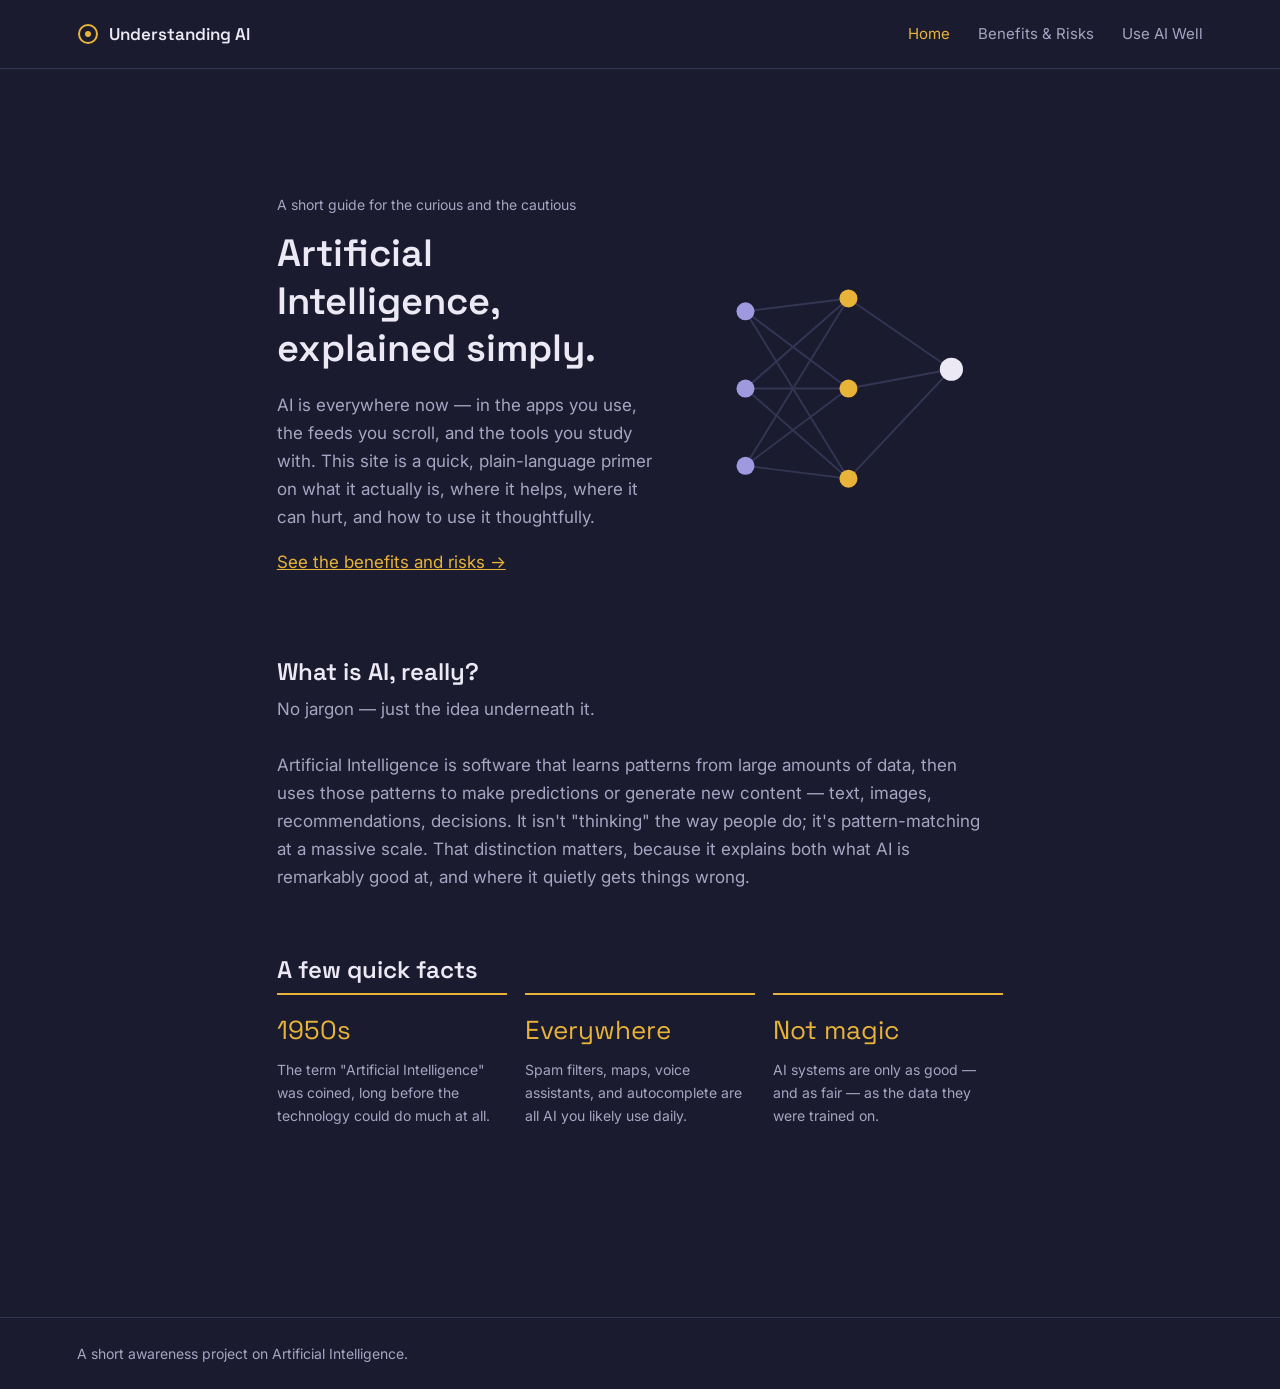
<file: index.html>
<!DOCTYPE html>
<html lang="en">
<head>
<!-- Google tag (gtag.js) -->
<script async src="https://www.googletagmanager.com/gtag/js?id=G-TJT8R6J2FL"></script>
<script>
  window.dataLayer = window.dataLayer || [];
  function gtag(){dataLayer.push(arguments);}
  gtag('js', new Date());

  gtag('config', 'G-TJT8R6J2FL');
</script>
<meta charset="UTF-8" />
<meta name="viewport" content="width=device-width, initial-scale=1.0" />
<title>Understanding AI</title>

<!-- GA4: paste your Google tag here, right after <head>, on ALL THREE pages -->

<link rel="preconnect" href="https://fonts.googleapis.com">
<link href="https://fonts.googleapis.com/css2?family=Space+Grotesk:wght@500;600&family=Inter:wght@400;500&display=swap" rel="stylesheet">
<link rel="stylesheet" href="style.css" />
</head>
<body>

<header class="site">
  <div class="brand">
    <svg width="22" height="22" viewBox="0 0 22 22"><circle cx="11" cy="11" r="9" fill="none" stroke="#e8b339" stroke-width="2"/><circle cx="11" cy="11" r="3" fill="#e8b339"/></svg>
    Understanding AI
  </div>
  <button class="nav-toggle" aria-label="Toggle navigation">menu</button>
  <nav class="main">
    <a href="index.html" aria-current="page">Home</a>
    <a href="impact.html">Benefits &amp; Risks</a>
    <a href="resources.html">Use AI Well</a>
  </nav>
</header>

<main>
  <section class="hero">
    <div class="hero__text">
      <p class="hero__eyebrow">A short guide for the curious and the cautious</p>
      <h1>Artificial Intelligence, explained simply.</h1>
      <p>
        AI is everywhere now — in the apps you use, the feeds you scroll,
        and the tools you study with. This site is a quick, plain-language
        primer on what it actually is, where it helps, where it can hurt,
        and how to use it thoughtfully.
      </p>
      <p><a href="impact.html">See the benefits and risks &rarr;</a></p>
    </div>
    <div class="hero__art">
      <svg viewBox="0 0 240 220" width="100%">
        <g stroke="#333554" stroke-width="1.5" fill="none">
          <line x1="40" y1="50" x2="120" y2="40"/>
          <line x1="40" y1="110" x2="120" y2="40"/>
          <line x1="40" y1="170" x2="120" y2="40"/>
          <line x1="40" y1="50" x2="120" y2="110"/>
          <line x1="40" y1="110" x2="120" y2="110"/>
          <line x1="40" y1="170" x2="120" y2="110"/>
          <line x1="40" y1="50" x2="120" y2="180"/>
          <line x1="40" y1="110" x2="120" y2="180"/>
          <line x1="40" y1="170" x2="120" y2="180"/>
          <line x1="120" y1="40" x2="200" y2="95"/>
          <line x1="120" y1="110" x2="200" y2="95"/>
          <line x1="120" y1="180" x2="200" y2="95"/>
        </g>
        <g>
          <circle cx="40" cy="50" r="7" fill="#9d9ae0"/>
          <circle cx="40" cy="110" r="7" fill="#9d9ae0"/>
          <circle cx="40" cy="170" r="7" fill="#9d9ae0"/>
          <circle cx="120" cy="40" r="7" fill="#e8b339"/>
          <circle cx="120" cy="110" r="7" fill="#e8b339"/>
          <circle cx="120" cy="180" r="7" fill="#e8b339"/>
          <circle cx="200" cy="95" r="9" fill="#ece9f5"/>
        </g>
      </svg>
    </div>
  </section>

  <section>
    <h2>What is AI, really?</h2>
    <p class="sub">No jargon — just the idea underneath it.</p>
    <p style="color: var(--text-dim); max-width: 64ch;">
      Artificial Intelligence is software that learns patterns from large
      amounts of data, then uses those patterns to make predictions or
      generate new content — text, images, recommendations, decisions.
      It isn't "thinking" the way people do; it's pattern-matching at a
      massive scale. That distinction matters, because it explains both
      what AI is remarkably good at, and where it quietly gets things wrong.
    </p>
  </section>

  <section>
    <h2>A few quick facts</h2>
    <div class="fact-grid">
      <div class="fact">
        <div class="num">1950s</div>
        <p>The term "Artificial Intelligence" was coined, long before the technology could do much at all.</p>
      </div>
      <div class="fact">
        <div class="num">Everywhere</div>
        <p>Spam filters, maps, voice assistants, and autocomplete are all AI you likely use daily.</p>
      </div>
      <div class="fact">
        <div class="num">Not magic</div>
        <p>AI systems are only as good — and as fair — as the data they were trained on.</p>
      </div>
    </div>
  </section>
</main>

<footer class="site">A short awareness project on Artificial Intelligence.</footer>
<script src="script.js"></script>
</body>
</html>
</file>
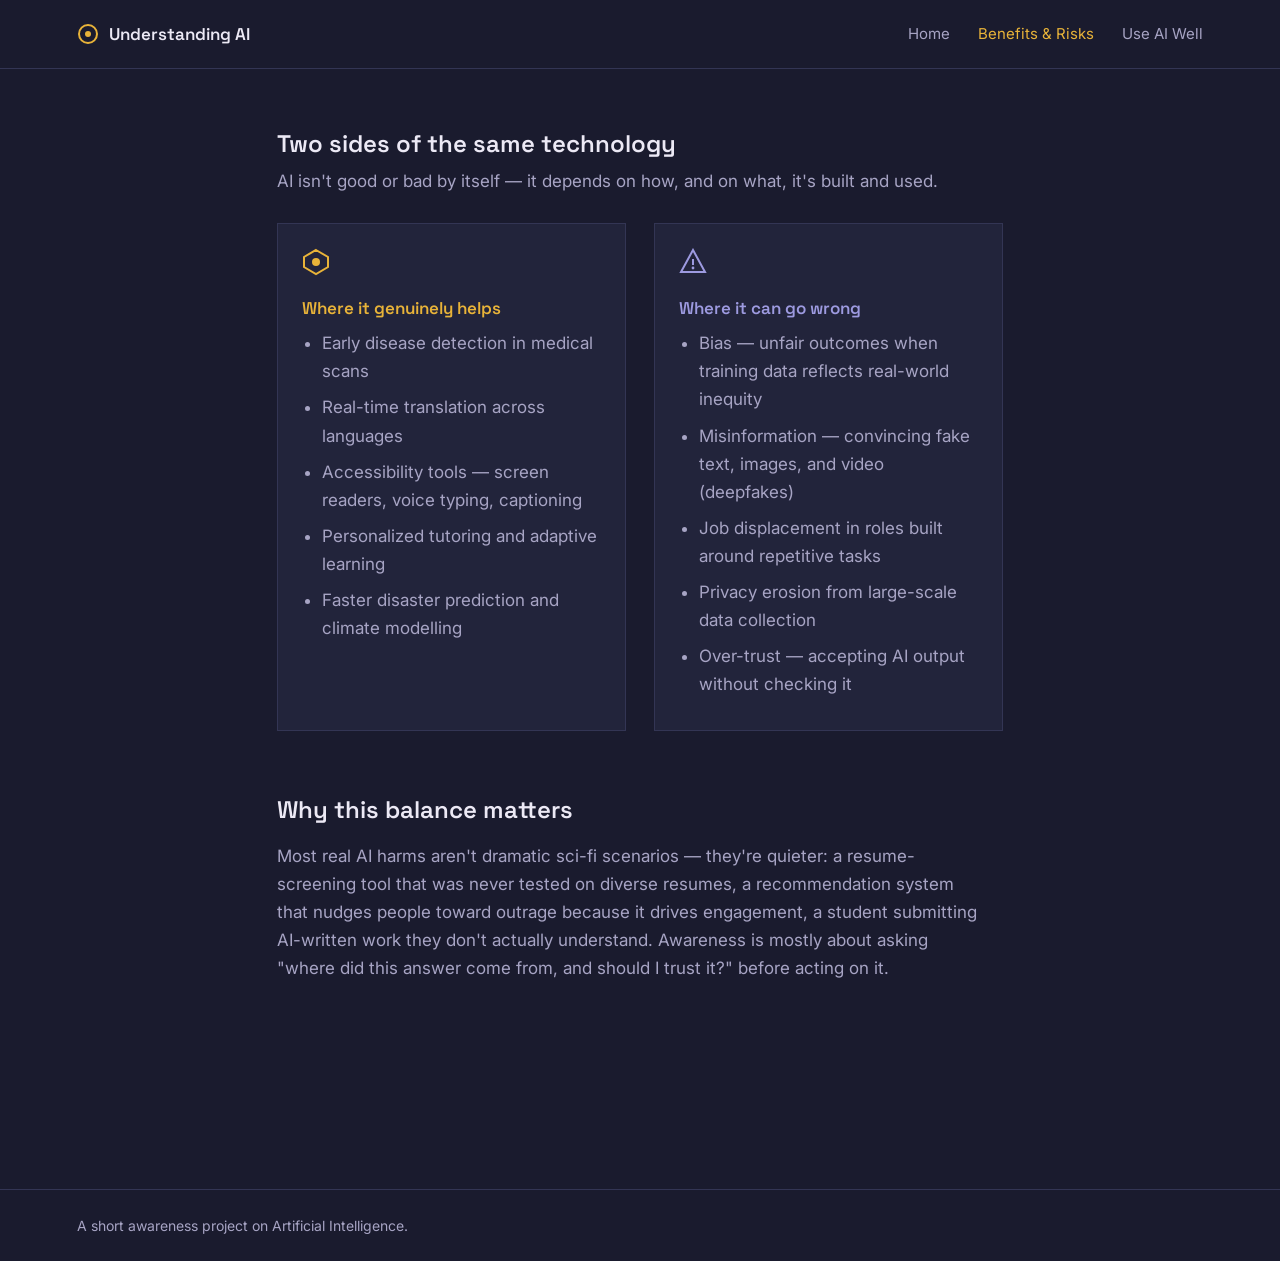
<file: impact.html>
<!DOCTYPE html>
<html lang="en">
<head>
<!-- Google tag (gtag.js) -->
<script async src="https://www.googletagmanager.com/gtag/js?id=G-TJT8R6J2FL"></script>
<script>
  window.dataLayer = window.dataLayer || [];
  function gtag(){dataLayer.push(arguments);}
  gtag('js', new Date());

  gtag('config', 'G-TJT8R6J2FL');
</script>
<meta charset="UTF-8" />
<meta name="viewport" content="width=device-width, initial-scale=1.0" />
<title>Benefits &amp; Risks — Understanding AI</title>

<!-- GA4 tag goes here too — same snippet as index.html -->

<link rel="preconnect" href="https://fonts.googleapis.com">
<link href="https://fonts.googleapis.com/css2?family=Space+Grotesk:wght@500;600&family=Inter:wght@400;500&display=swap" rel="stylesheet">
<link rel="stylesheet" href="style.css" />
</head>
<body>

<header class="site">
  <div class="brand">
    <svg width="22" height="22" viewBox="0 0 22 22"><circle cx="11" cy="11" r="9" fill="none" stroke="#e8b339" stroke-width="2"/><circle cx="11" cy="11" r="3" fill="#e8b339"/></svg>
    Understanding AI
  </div>
  <button class="nav-toggle" aria-label="Toggle navigation">menu</button>
  <nav class="main">
    <a href="index.html">Home</a>
    <a href="impact.html" aria-current="page">Benefits &amp; Risks</a>
    <a href="resources.html">Use AI Well</a>
  </nav>
</header>

<main>
  <section style="margin-top: 0;">
    <h2>Two sides of the same technology</h2>
    <p class="sub">AI isn't good or bad by itself — it depends on how, and on what, it's built and used.</p>

    <div class="two-col">
      <div class="panel benefit">
        <svg width="28" height="28" viewBox="0 0 28 28"><path d="M14 2 L26 9 V19 L14 26 L2 19 V9 Z" fill="none" stroke="#e8b339" stroke-width="2"/><circle cx="14" cy="14" r="4" fill="#e8b339"/></svg>
        <h3>Where it genuinely helps</h3>
        <ul>
          <li>Early disease detection in medical scans</li>
          <li>Real-time translation across languages</li>
          <li>Accessibility tools — screen readers, voice typing, captioning</li>
          <li>Personalized tutoring and adaptive learning</li>
          <li>Faster disaster prediction and climate modelling</li>
        </ul>
      </div>

      <div class="panel risk">
        <svg width="28" height="28" viewBox="0 0 28 28"><path d="M14 2 L26 24 H2 Z" fill="none" stroke="#9d9ae0" stroke-width="2"/><line x1="14" y1="11" x2="14" y2="17" stroke="#9d9ae0" stroke-width="2"/><circle cx="14" cy="20" r="1.4" fill="#9d9ae0"/></svg>
        <h3>Where it can go wrong</h3>
        <ul>
          <li>Bias — unfair outcomes when training data reflects real-world inequity</li>
          <li>Misinformation — convincing fake text, images, and video (deepfakes)</li>
          <li>Job displacement in roles built around repetitive tasks</li>
          <li>Privacy erosion from large-scale data collection</li>
          <li>Over-trust — accepting AI output without checking it</li>
        </ul>
      </div>
    </div>
  </section>

  <section>
    <h2>Why this balance matters</h2>
    <p style="color: var(--text-dim); max-width: 64ch;">
      Most real AI harms aren't dramatic sci-fi scenarios — they're quieter:
      a resume-screening tool that was never tested on diverse resumes, a
      recommendation system that nudges people toward outrage because it
      drives engagement, a student submitting AI-written work they don't
      actually understand. Awareness is mostly about asking "where did this
      answer come from, and should I trust it?" before acting on it.
    </p>
  </section>
</main>

<footer class="site">A short awareness project on Artificial Intelligence.</footer>
<script src="script.js"></script>
</body>
</html>
</file>
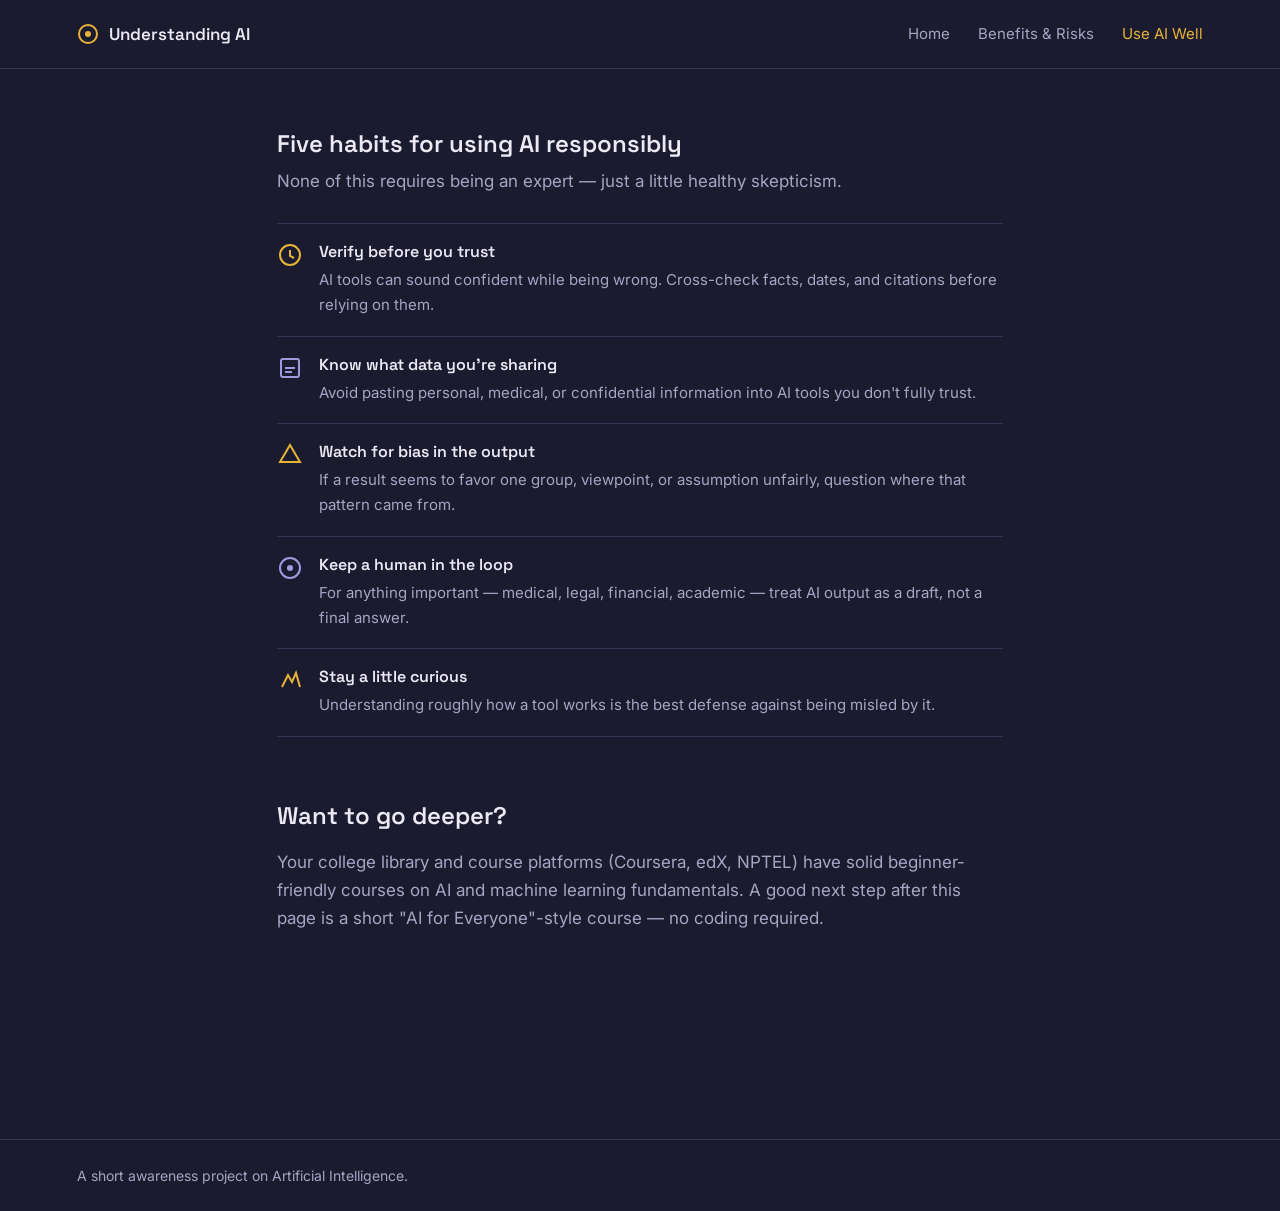
<file: resources.html>
<!DOCTYPE html>
<html lang="en">
<head>
<!-- Google tag (gtag.js) -->
<script async src="https://www.googletagmanager.com/gtag/js?id=G-TJT8R6J2FL"></script>
<script>
  window.dataLayer = window.dataLayer || [];
  function gtag(){dataLayer.push(arguments);}
  gtag('js', new Date());

  gtag('config', 'G-TJT8R6J2FL');
</script>
<meta charset="UTF-8" />
<meta name="viewport" content="width=device-width, initial-scale=1.0" />
<title>Use AI Well — Understanding AI</title>

<!-- GA4 tag goes here too — same snippet as index.html -->

<link rel="preconnect" href="https://fonts.googleapis.com">
<link href="https://fonts.googleapis.com/css2?family=Space+Grotesk:wght@500;600&family=Inter:wght@400;500&display=swap" rel="stylesheet">
<link rel="stylesheet" href="style.css" />
</head>
<body>

<header class="site">
  <div class="brand">
    <svg width="22" height="22" viewBox="0 0 22 22"><circle cx="11" cy="11" r="9" fill="none" stroke="#e8b339" stroke-width="2"/><circle cx="11" cy="11" r="3" fill="#e8b339"/></svg>
    Understanding AI
  </div>
  <button class="nav-toggle" aria-label="Toggle navigation">menu</button>
  <nav class="main">
    <a href="index.html">Home</a>
    <a href="impact.html">Benefits &amp; Risks</a>
    <a href="resources.html" aria-current="page">Use AI Well</a>
  </nav>
</header>

<main>
  <section style="margin-top: 0;">
    <h2>Five habits for using AI responsibly</h2>
    <p class="sub">None of this requires being an expert — just a little healthy skepticism.</p>

    <div class="tip-row">
      <div class="icon"><svg width="26" height="26" viewBox="0 0 26 26"><circle cx="13" cy="13" r="10" fill="none" stroke="#e8b339" stroke-width="2"/><path d="M13 8v6l4 2" stroke="#e8b339" stroke-width="2" fill="none"/></svg></div>
      <div><h3>Verify before you trust</h3><p>AI tools can sound confident while being wrong. Cross-check facts, dates, and citations before relying on them.</p></div>
    </div>
    <div class="tip-row">
      <div class="icon"><svg width="26" height="26" viewBox="0 0 26 26"><rect x="4" y="4" width="18" height="18" rx="2" fill="none" stroke="#9d9ae0" stroke-width="2"/><path d="M8 13h10M8 17h7" stroke="#9d9ae0" stroke-width="2"/></svg></div>
      <div><h3>Know what data you're sharing</h3><p>Avoid pasting personal, medical, or confidential information into AI tools you don't fully trust.</p></div>
    </div>
    <div class="tip-row">
      <div class="icon"><svg width="26" height="26" viewBox="0 0 26 26"><path d="M13 3 L23 20 H3 Z" fill="none" stroke="#e8b339" stroke-width="2"/></svg></div>
      <div><h3>Watch for bias in the output</h3><p>If a result seems to favor one group, viewpoint, or assumption unfairly, question where that pattern came from.</p></div>
    </div>
    <div class="tip-row">
      <div class="icon"><svg width="26" height="26" viewBox="0 0 26 26"><circle cx="13" cy="13" r="10" fill="none" stroke="#9d9ae0" stroke-width="2"/><circle cx="13" cy="13" r="3" fill="#9d9ae0"/></svg></div>
      <div><h3>Keep a human in the loop</h3><p>For anything important — medical, legal, financial, academic — treat AI output as a draft, not a final answer.</p></div>
    </div>
    <div class="tip-row">
      <div class="icon"><svg width="26" height="26" viewBox="0 0 26 26"><path d="M5 20 L11 8 L15 15 L19 6 L23 20" fill="none" stroke="#e8b339" stroke-width="2"/></svg></div>
      <div><h3>Stay a little curious</h3><p>Understanding roughly how a tool works is the best defense against being misled by it.</p></div>
    </div>
  </section>

  <section>
    <h2>Want to go deeper?</h2>
    <p style="color: var(--text-dim); max-width: 64ch;">
      Your college library and course platforms (Coursera, edX, NPTEL)
      have solid beginner-friendly courses on AI and machine learning
      fundamentals. A good next step after this page is a short "AI for
      Everyone"-style course — no coding required.
    </p>
  </section>
</main>

<footer class="site">A short awareness project on Artificial Intelligence.</footer>
<script src="script.js"></script>
</body>
</html>
</file>
<file: style.css>
:root {
  --bg: #1a1b2e;
  --surface: #22243b;
  --line: #333554;
  --text: #ece9f5;
  --text-dim: #a7a4c4;
  --gold: #e8b339;
  --lavender: #9d9ae0;
}

* { box-sizing: border-box; }

body {
  margin: 0;
  background: var(--bg);
  color: var(--text);
  font-family: "Inter", -apple-system, sans-serif;
  line-height: 1.65;
  font-size: 17px;
}

h1, h2, h3 { font-family: "Space Grotesk", sans-serif; font-weight: 600; line-height: 1.25; }

a { color: var(--gold); }

header.site {
  display: flex;
  align-items: center;
  justify-content: space-between;
  padding: 20px 6vw;
  border-bottom: 1px solid var(--line);
}

header.site .brand {
  font-family: "Space Grotesk", sans-serif;
  font-weight: 600;
  display: flex;
  align-items: center;
  gap: 10px;
}

nav.main { display: flex; gap: 28px; }
nav.main a {
  color: var(--text-dim);
  text-decoration: none;
  font-size: 15px;
}
nav.main a:hover, nav.main a[aria-current="page"] { color: var(--gold); }

.nav-toggle { display: none; background: none; border: 1px solid var(--line); color: var(--text); padding: 6px 12px; cursor: pointer; }

main { max-width: 880px; margin: 0 auto; padding: 60px 6vw 100px; }

.hero { display: flex; align-items: center; gap: 40px; }
.hero__text { flex: 1.1; }
.hero__art { flex: 0.9; }
.hero__eyebrow { color: var(--lavender); font-size: 14px; margin: 0 0 14px; }
.hero h1 { font-size: 38px; margin: 0 0 18px; }
.hero p { color: var(--text-dim); max-width: 50ch; }

section { margin-top: 64px; }
section > h2 { font-size: 24px; margin: 0 0 8px; }
section > .sub { color: var(--text-dim); margin: 0 0 28px; }

.two-col { display: grid; grid-template-columns: 1fr 1fr; gap: 28px; }

.panel {
  background: var(--surface);
  border: 1px solid var(--line);
  padding: 24px;
}
.panel h3 { font-size: 17px; margin: 14px 0 10px; display: flex; align-items: center; gap: 10px; }
.panel ul { margin: 0; padding-left: 20px; color: var(--text-dim); }
.panel li { margin-bottom: 8px; }
.panel.benefit h3 { color: var(--gold); }
.panel.risk h3 { color: var(--lavender); }

.fact-grid { display: grid; grid-template-columns: repeat(3, 1fr); gap: 18px; }
.fact {
  border-top: 2px solid var(--gold);
  padding-top: 14px;
}
.fact .num { font-family: "Space Grotesk", sans-serif; font-size: 26px; color: var(--gold); }
.fact p { color: var(--text-dim); font-size: 14px; margin: 6px 0 0; }

.tip-row { display: flex; gap: 16px; padding: 18px 0; border-top: 1px solid var(--line); }
.tip-row:last-child { border-bottom: 1px solid var(--line); }
.tip-row .icon { flex-shrink: 0; }
.tip-row h3 { margin: 0 0 6px; font-size: 16px; }
.tip-row p { margin: 0; color: var(--text-dim); font-size: 15px; }

footer.site {
  margin-top: 90px;
  padding: 24px 6vw;
  border-top: 1px solid var(--line);
  color: var(--text-dim);
  font-size: 14px;
}

@media (max-width: 720px) {
  .hero { flex-direction: column; }
  .two-col { grid-template-columns: 1fr; }
  .fact-grid { grid-template-columns: 1fr; }
  nav.main { display: none; }
  nav.main.open { display: flex; flex-direction: column; gap: 14px; position: absolute; top: 64px; right: 6vw; background: var(--surface); border: 1px solid var(--line); padding: 16px; }
  .nav-toggle { display: block; }
  main { padding: 40px 6vw 80px; }
}
</file>
